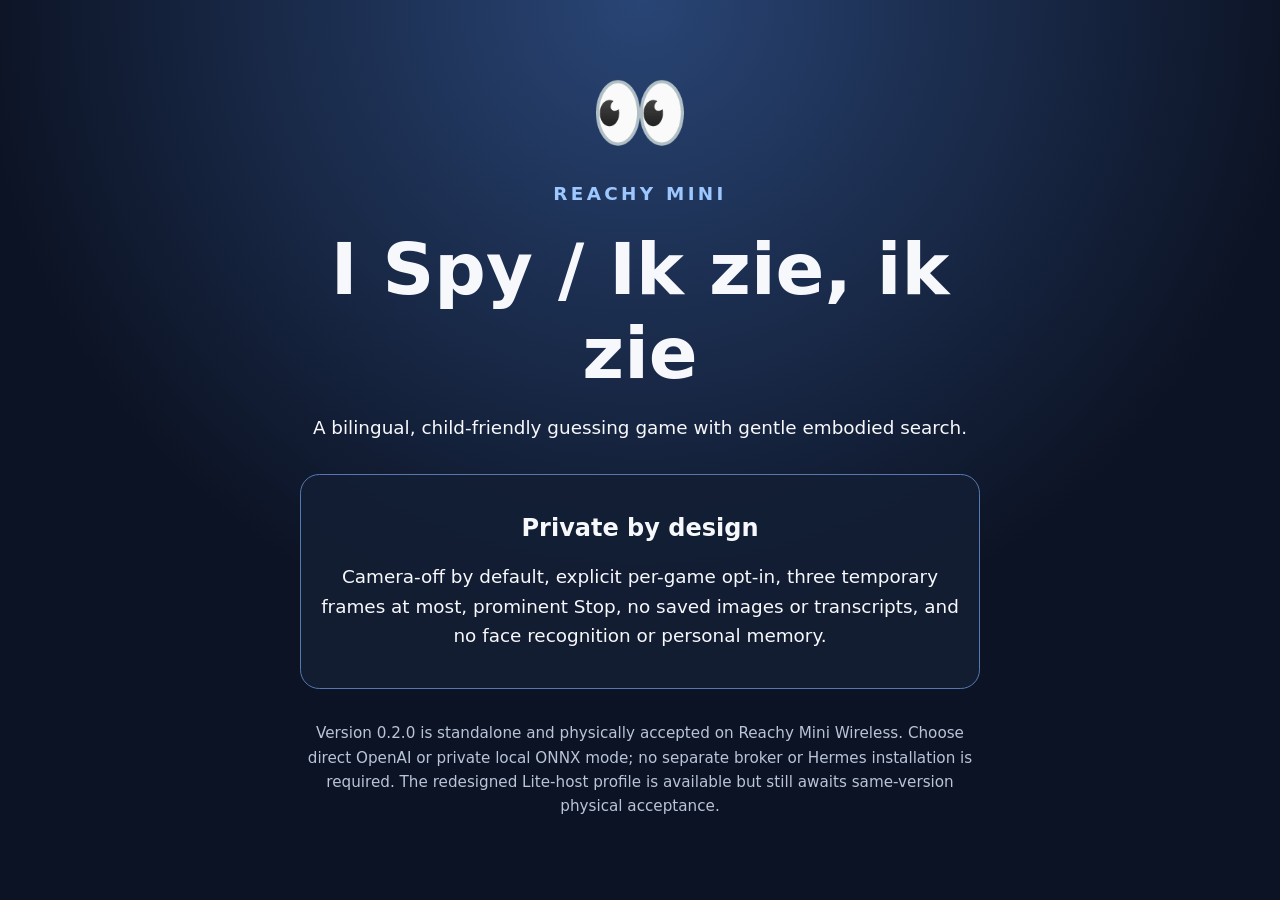
<file: index.html>
<!doctype html>
<html lang="en">
<head>
  <meta charset="utf-8">
  <meta name="viewport" content="width=device-width, initial-scale=1">
  <title>Reachy Mini I Spy</title>
  <link rel="stylesheet" href="style.css">
</head>
<body>
  <main>
    <span class="eyes">👀</span>
    <p class="eyebrow">Reachy Mini</p>
    <h1>I Spy / Ik zie, ik zie</h1>
    <p>A bilingual, child-friendly guessing game with gentle embodied search.</p>
    <section>
      <h2>Private by design</h2>
      <p>Camera-off by default, explicit per-game opt-in, three temporary frames at most, prominent Stop, no saved images or transcripts, and no face recognition or personal memory.</p>
    </section>
    <p class="note">Version 0.2.0 is standalone and physically accepted on Reachy Mini Wireless. Choose direct OpenAI or private local ONNX mode; no separate broker or Hermes installation is required. The redesigned Lite-host profile is available but still awaits same-version physical acceptance.</p>
  </main>
</body>
</html>
</file>
<file: style.css>
:root { font-family: Inter, system-ui, sans-serif; color: #f7f8fc; background: #0c1324; }
body { margin: 0; min-height: 100vh; display: grid; place-items: center; background: radial-gradient(circle at top, #294575, #0c1324 60%); }
main { width: min(90%, 680px); padding: 3rem 1rem; text-align: center; }
.eyes { font-size: 5rem; }
.eyebrow { color: #9cc7ff; text-transform: uppercase; letter-spacing: .18em; font-weight: 800; }
h1 { font-size: clamp(2.4rem, 8vw, 4.5rem); margin: .3rem 0 1rem; }
p { font-size: 1.15rem; line-height: 1.6; }
section { margin: 2rem 0; padding: 1.2rem; border: 1px solid #5578ae; border-radius: 1.2rem; background: #131e35dd; }
.note { color: #b8c4d8; font-size: .95rem; }
</file>
